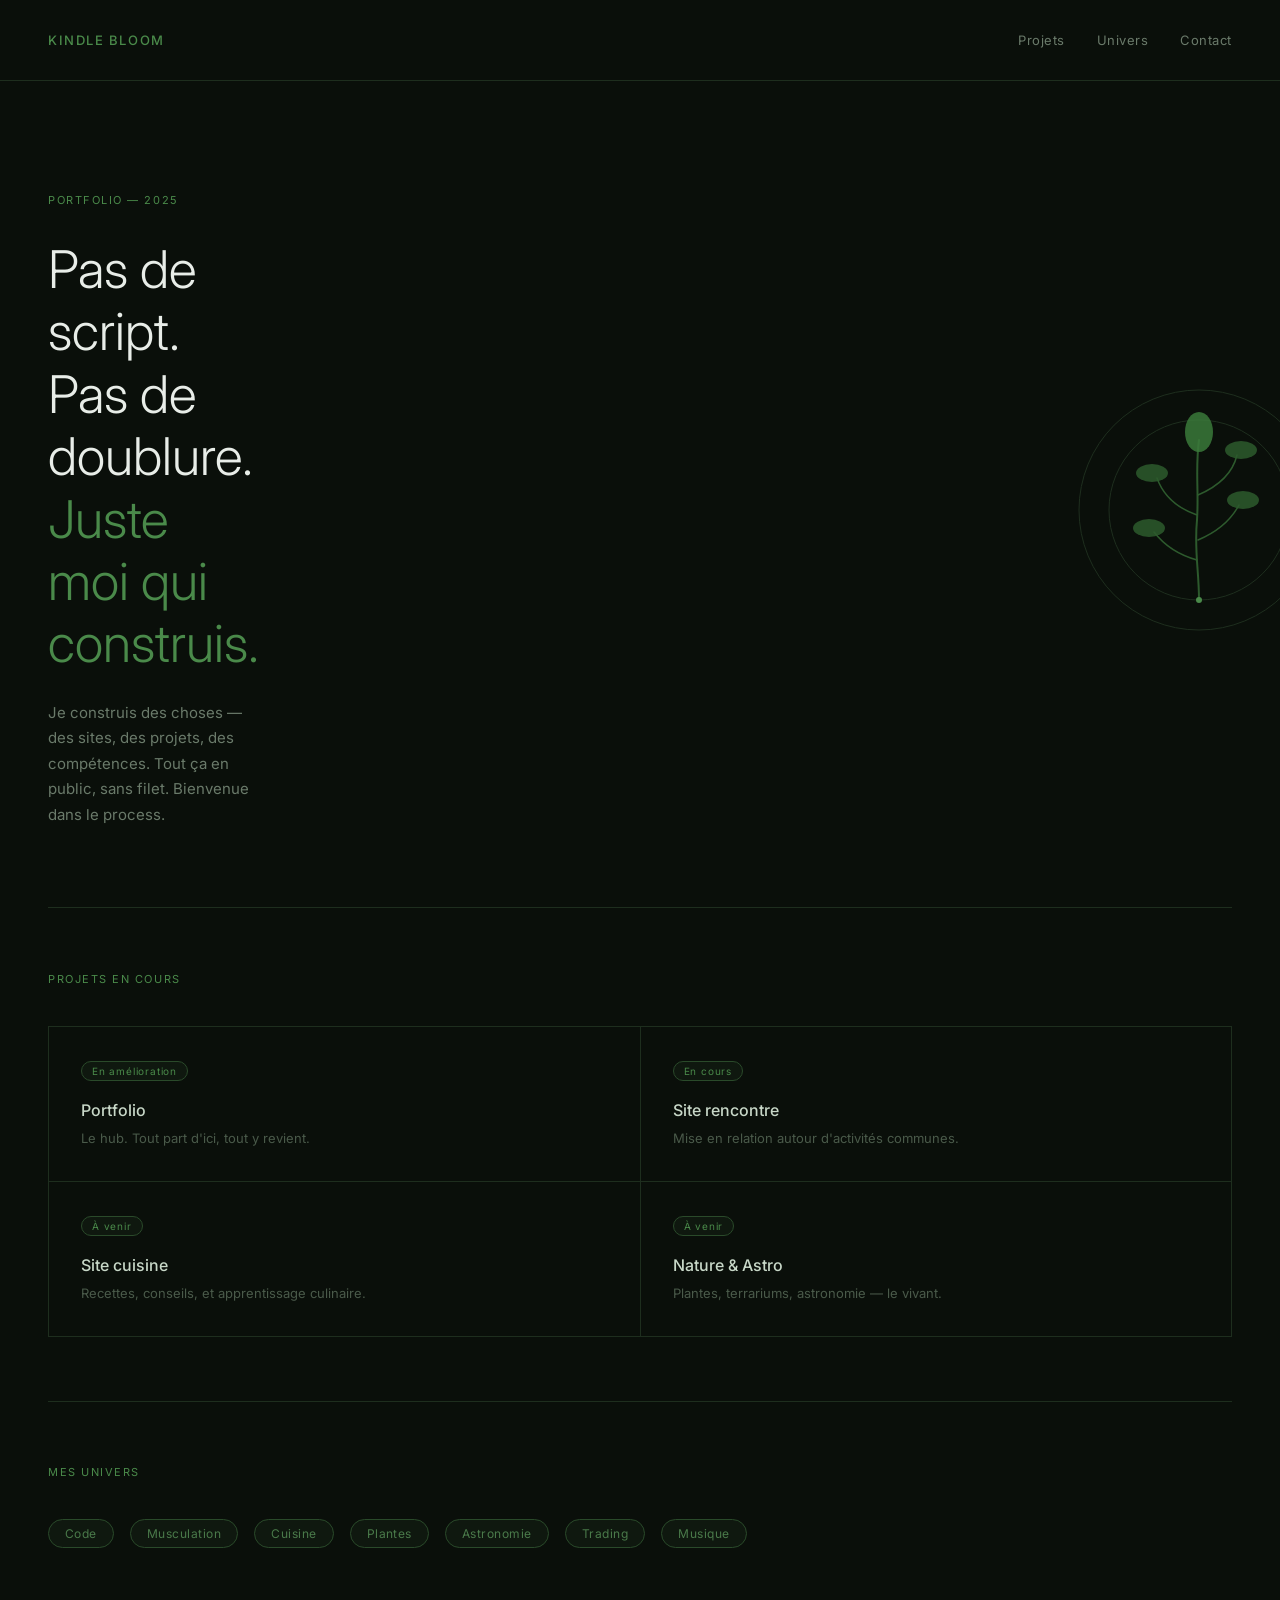
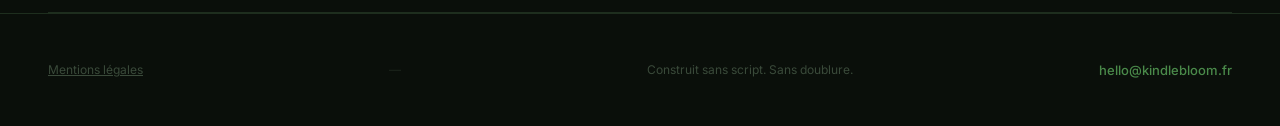
<file: index.html>
<!DOCTYPE html>
<html lang="fr">
<head>
  <meta charset="UTF-8" />
  <meta name="viewport" content="width=device-width, initial-scale=1.0" />
  <title>Kindle Bloom - Portfolio</title>
  <link rel="preconnect" href="https://fonts.googleapis.com" />
  <link href="https://fonts.googleapis.com/css2?family=Inter:wght@300;400;500&display=swap" rel="stylesheet" />
  <link rel="stylesheet" href="style.css" />
</head>
<body>

  <nav class="nav">
    <span class="nav-logo">Kindle Bloom</span>
    <div class="nav-links">
      <a href="#projets">Projets</a>
      <a href="#univers">Univers</a>
      <a href="contact.html">Contact</a>
    </div>
  </nav>

  <section class="hero">
    <div class="hero-left">
      <div class="hero-tag">Portfolio — 2025</div>
      <h1 class="hero-title">
        Pas de script.<br>
        Pas de doublure.<br>
        <em>Juste moi qui construis.</em>
      </h1>
      <p class="hero-sub">Je construis des choses — des sites, des projets, des compétences. Tout ça en public, sans filet. Bienvenue dans le process.</p>
    </div>

    <div class="hero-right">
      <svg class="plant breathe" viewBox="0 0 280 280" xmlns="http://www.w3.org/2000/svg">
        <circle class="circle-root" cx="140" cy="140" r="120"/>
        <circle class="circle-root" cx="140" cy="140" r="90"/>
        <path class="stem" d="M140 230 C140 200 135 180 138 150 C140 120 136 100 140 70"/>
        <path class="branch b1" d="M138 190 C120 185 105 175 95 162"/>
        <path class="branch b2" d="M139 170 C158 162 172 150 180 135"/>
        <path class="branch b3" d="M138 145 C118 138 104 125 98 108"/>
        <path class="branch b4" d="M139 125 C160 116 174 102 178 85"/>
        <ellipse class="leaf l1" cx="90" cy="158" rx="16" ry="9" transform="rotate(-35 90 158)"/>
        <ellipse class="leaf l2" cx="184" cy="130" rx="16" ry="9" transform="rotate(25 184 130)"/>
        <ellipse class="leaf l3" cx="93" cy="103" rx="16" ry="9" transform="rotate(-40 93 103)"/>
        <ellipse class="leaf l4" cx="182" cy="80" rx="16" ry="9" transform="rotate(20 182 80)"/>
        <ellipse class="leaf l5" cx="140" cy="62" rx="14" ry="20" transform="rotate(0 140 62)"/>
        <circle class="dot" cx="140" cy="230" r="3"/>
      </svg>
    </div>
  </section>

  <div class="divider"></div>

  <section class="section" id="projets">
    <div class="section-label">Projets en cours</div>
    <div class="projects">
      <div class="project-card">
        <span class="project-status">En amélioration</span>
        <div class="project-name">Portfolio</div>
        <div class="project-desc">Le hub. Tout part d'ici, tout y revient.</div>
      </div>
      <div class="project-card">
        <span class="project-status">En cours</span>
        <div class="project-name">Site rencontre</div>
        <div class="project-desc">Mise en relation autour d'activités communes.</div>
      </div>
      <div class="project-card">
        <span class="project-status">À venir</span>
        <div class="project-name">Site cuisine</div>
        <div class="project-desc">Recettes, conseils, et apprentissage culinaire.</div>
      </div>
      <div class="project-card">
        <span class="project-status">À venir</span>
        <div class="project-name">Nature & Astro</div>
        <div class="project-desc">Plantes, terrariums, astronomie — le vivant.</div>
      </div>
    </div>
  </section>

  <div class="divider"></div>

  <section class="section" id="univers">
    <div class="section-label">Mes univers</div>
    <div class="univers">
      <span class="tag">Code</span>
      <span class="tag">Musculation</span>
      <span class="tag">Cuisine</span>
      <span class="tag">Plantes</span>
      <span class="tag">Astronomie</span>
      <span class="tag">Trading</span>
      <span class="tag">Musique</span>
    </div>
  </section>

  <div class="divider"></div>

  <footer class="footer">
    <a href="mentions-legales.html" class="footer-text">Mentions légales</a>
    <span class="footer-text" style="opacity: 0.4;">—</span>
    <span class="footer-text">Construit sans script. Sans doublure.</span>
    <a href="mailto:hello@kindlebloom.fr" class="footer-contact">hello@kindlebloom.fr</a>
  </footer>

</body>
</html>
</file>
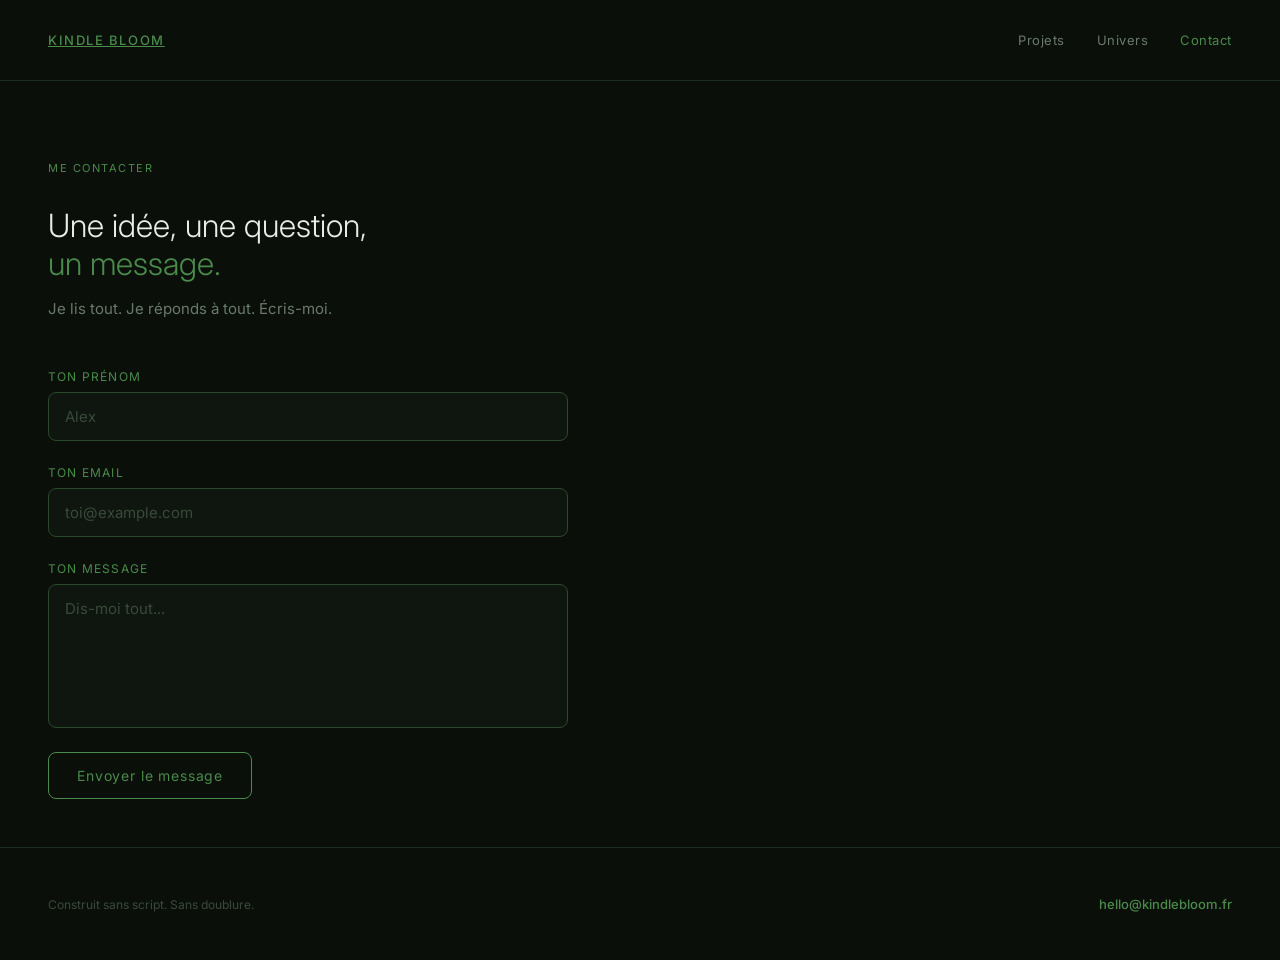
<file: contact.html>
<!DOCTYPE html>
<html lang="fr">
<head>
  <meta charset="UTF-8" />
  <meta name="viewport" content="width=device-width, initial-scale=1.0" />
  <title>Contact — Kindle Bloom</title>
  <link rel="preconnect" href="https://fonts.googleapis.com" />
  <link href="https://fonts.googleapis.com/css2?family=Inter:wght@300;400;500&display=swap" rel="stylesheet" />
  <link rel="stylesheet" href="style.css" />
</head>
<body>

  <nav class="nav">
    <a href="index.html" class="nav-logo">Kindle Bloom</a>
    <div class="nav-links">
      <a href="index.html#projets">Projets</a>
      <a href="index.html#univers">Univers</a>
      <a href="contact.html" style="color: #4a8a4a;">Contact</a>
    </div>
  </nav>

  <section class="hero" style="display: block; padding: 5rem 3rem 3rem;">
    <div class="hero-tag">Me contacter</div>
    <h1 class="hero-title" style="font-size: 32px; margin-bottom: 0.75rem;">
      Une idée, une question,<br>
      <em>un message.</em>
    </h1>
    <p class="hero-sub" style="margin-bottom: 3rem;">Je lis tout. Je réponds à tout. Écris-moi.</p>

    <form
      action="https://formspree.io/f/mjgparvo"
      method="POST"
      class="contact-form"
    >
      <div class="form-group">
        <label for="name">Ton prénom</label>
        <input type="text" id="name" name="name" placeholder="Alex" required />
      </div>

      <div class="form-group">
        <label for="email">Ton email</label>
        <input type="email" id="email" name="email" placeholder="toi@example.com" required />
      </div>

      <div class="form-group">
        <label for="message">Ton message</label>
        <textarea id="message" name="message" rows="6" placeholder="Dis-moi tout..." required></textarea>
      </div>

      <button type="submit" class="submit-btn">Envoyer le message</button>
    </form>
  </section>

  <footer class="footer">
    <span class="footer-text">Construit sans script. Sans doublure.</span>
    <a href="mailto:hello@kindlebloom.fr" class="footer-contact">hello@kindlebloom.fr</a>
  </footer>

</body>
</html>
</file>
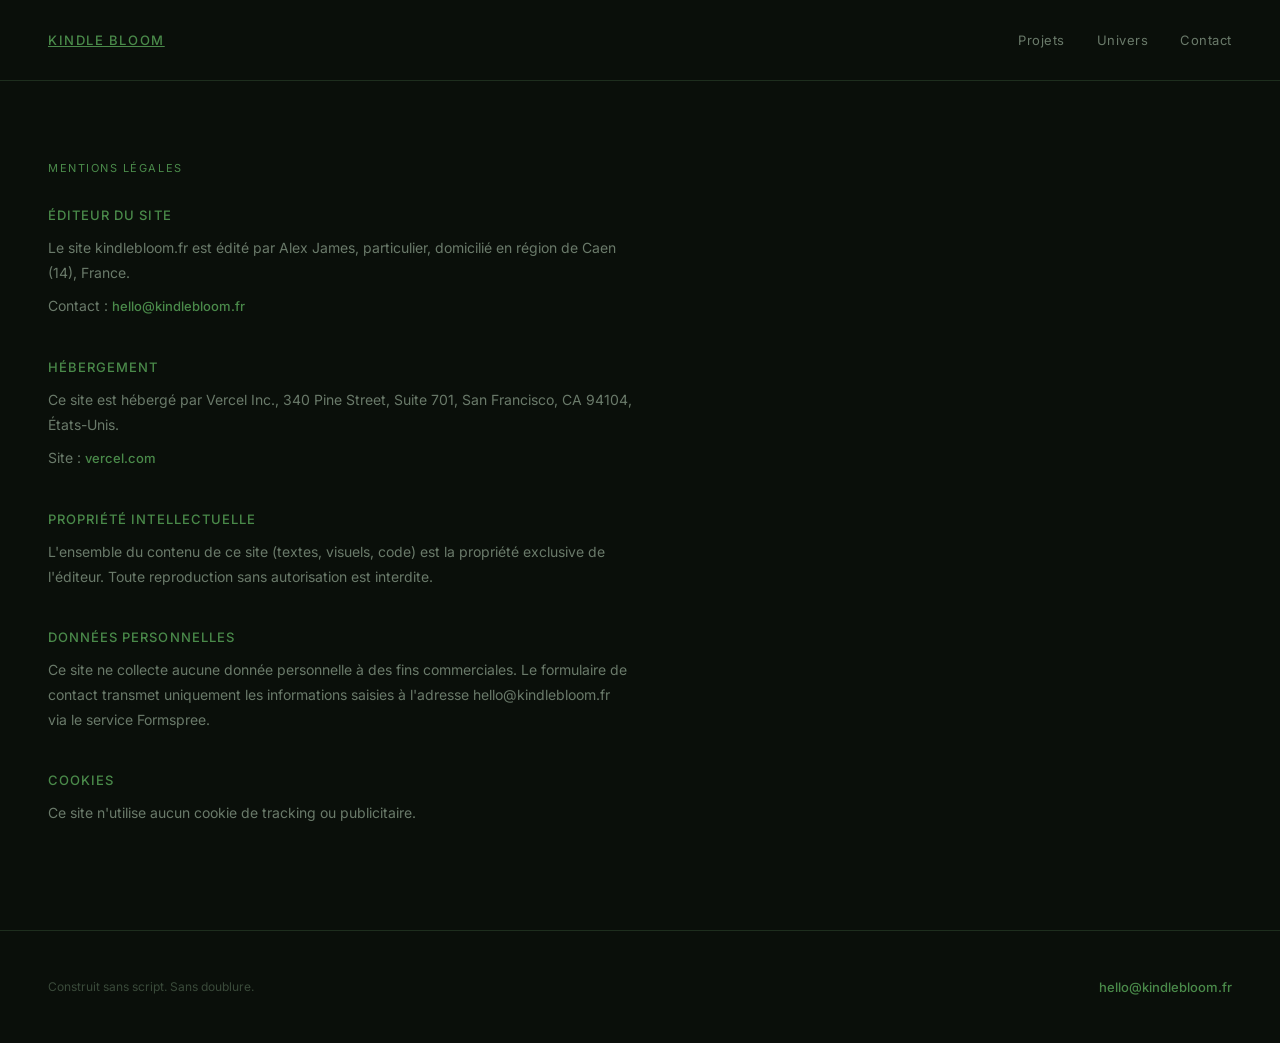
<file: mentions-legales.html>
<!DOCTYPE html>
<html lang="fr">
<head>
  <meta charset="UTF-8" />
  <meta name="viewport" content="width=device-width, initial-scale=1.0" />
  <title>Mentions légales — Kindle Bloom</title>
  <link rel="preconnect" href="https://fonts.googleapis.com" />
  <link href="https://fonts.googleapis.com/css2?family=Inter:wght@300;400;500&display=swap" rel="stylesheet" />
  <link rel="stylesheet" href="style.css" />
</head>
<body>

  <nav class="nav">
    <a href="index.html" class="nav-logo">Kindle Bloom</a>
    <div class="nav-links">
      <a href="index.html#projets">Projets</a>
      <a href="index.html#univers">Univers</a>
      <a href="contact.html">Contact</a>
    </div>
  </nav>

  <section class="section" style="max-width: 680px; padding-top: 5rem;">
    <div class="hero-tag">Mentions légales</div>

    <div class="legal-block">
      <h2 class="legal-title">Éditeur du site</h2>
      <p class="legal-text">Le site kindlebloom.fr est édité par Alex James, particulier, domicilié en région de Caen (14), France.</p>
      <p class="legal-text">Contact : <a href="mailto:hello@kindlebloom.fr" class="footer-contact">hello@kindlebloom.fr</a></p>
    </div>

    <div class="legal-block">
      <h2 class="legal-title">Hébergement</h2>
      <p class="legal-text">Ce site est hébergé par Vercel Inc., 340 Pine Street, Suite 701, San Francisco, CA 94104, États-Unis.</p>
      <p class="legal-text">Site : <a href="https://vercel.com" class="footer-contact">vercel.com</a></p>
    </div>

    <div class="legal-block">
      <h2 class="legal-title">Propriété intellectuelle</h2>
      <p class="legal-text">L'ensemble du contenu de ce site (textes, visuels, code) est la propriété exclusive de l'éditeur. Toute reproduction sans autorisation est interdite.</p>
    </div>

    <div class="legal-block">
      <h2 class="legal-title">Données personnelles</h2>
      <p class="legal-text">Ce site ne collecte aucune donnée personnelle à des fins commerciales. Le formulaire de contact transmet uniquement les informations saisies à l'adresse hello@kindlebloom.fr via le service Formspree.</p>
    </div>

    <div class="legal-block">
      <h2 class="legal-title">Cookies</h2>
      <p class="legal-text">Ce site n'utilise aucun cookie de tracking ou publicitaire.</p>
    </div>

  </section>

  <footer class="footer">
    <span class="footer-text">Construit sans script. Sans doublure.</span>
    <a href="mailto:hello@kindlebloom.fr" class="footer-contact">hello@kindlebloom.fr</a>
  </footer>

</body>
</html>
</file>
<file: style.css>
* {
    box-sizing: border-box;
    margin: 0;
    padding: 0;
  }
  
  body {
    font-family: 'Inter', sans-serif;
    background: #0a0f0a;
    color: #e8ede8;
    min-height: 100vh;
  }
  
  /* NAV */
  .nav {
    display: flex;
    justify-content: space-between;
    align-items: center;
    padding: 2rem 3rem;
    border-bottom: 0.5px solid #1e2e1e;
  }
  
  .nav-logo {
    font-size: 13px;
    color: #4a8a4a;
    letter-spacing: 0.12em;
    text-transform: uppercase;
    font-weight: 500;
  }
  
  .nav-links {
    display: flex;
    gap: 2rem;
  }
  
  .nav-links a {
    font-size: 13px;
    color: #6a7a6a;
    text-decoration: none;
    letter-spacing: 0.04em;
    transition: color 0.2s;
  }
  
  .nav-links a:hover {
    color: #4a8a4a;
  }
  
  /* HERO */
  .hero {
    display: flex;
    align-items: center;
    justify-content: flex-start;
    padding: 7rem 3rem 5rem;
    gap: 50rem;
  }
  
  .hero-left {
    max-width: 720px;
  }
  
  .hero-tag {
    font-size: 11px;
    color: #4a8a4a;
    letter-spacing: 0.14em;
    text-transform: uppercase;
    margin-bottom: 2rem;
  }
  
  .hero-title {
    font-size: 52px;
    font-weight: 300;
    line-height: 1.2;
    color: #e8ede8;
    margin-bottom: 1.5rem;
  }
  
  .hero-title em {
    font-style: normal;
    color: #4a8a4a;
  }
  
  .hero-sub {
    font-size: 15px;
    color: #6a7a6a;
    line-height: 1.7;
    max-width: 480px;
  }
  
  .hero-right {
    flex-shrink: 0;
    width: 280px;
    height: 280px;
    display: flex;
    align-items: center;
    justify-content: center;
  }
  
  /* PLANTE SVG */
  .plant {
    width: 280px;
    height: 280px;
    overflow: visible;
  }
  
  .stem {
    stroke: #2d5a2d;
    stroke-width: 2;
    fill: none;
    stroke-linecap: round;
    stroke-dasharray: 300;
    stroke-dashoffset: 300;
    animation: grow-stem 2s ease-out forwards;
  }
  
  .branch {
    stroke: #2d5a2d;
    stroke-width: 1.5;
    fill: none;
    stroke-linecap: round;
    stroke-dasharray: 80;
    stroke-dashoffset: 80;
  }
  
  .b1 { animation: grow-stem 0.6s ease-out 1.2s forwards; }
  .b2 { animation: grow-stem 0.6s ease-out 1.5s forwards; }
  .b3 { animation: grow-stem 0.6s ease-out 1.8s forwards; }
  .b4 { animation: grow-stem 0.6s ease-out 2.1s forwards; }
  
  .leaf {
    fill: #2d5a2d;
    opacity: 0;
    transform-origin: center;
  }
  
  .l1 { animation: bloom 0.8s ease-out 1.6s forwards; }
  .l2 { animation: bloom 0.8s ease-out 1.9s forwards; }
  .l3 { animation: bloom 0.8s ease-out 2.2s forwards; }
  .l4 { animation: bloom 0.8s ease-out 2.5s forwards; }
  .l5 { animation: bloom 1s ease-out 2.8s forwards; fill: #3a7a3a; }
  
  .circle-root {
    fill: none;
    stroke: #1e2e1e;
    stroke-width: 1;
    opacity: 0;
    animation: fadein 1s ease-out 0.2s forwards;
  }
  
  .dot {
    fill: #4a8a4a;
    opacity: 0;
    animation: fadein 0.5s ease-out 3s forwards;
  }
  
  .breathe {
    animation: breathe 4s ease-in-out 3.5s infinite;
    transform-origin: 140px 140px;
  }
  
  /* CONTACT */
  .contact-form {
    max-width: 520px;
    display: flex;
    flex-direction: column;
    gap: 1.5rem;
  }
  
  .form-group {
    display: flex;
    flex-direction: column;
    gap: 0.5rem;
  }
  
  .form-group label {
    font-size: 12px;
    color: #4a8a4a;
    letter-spacing: 0.1em;
    text-transform: uppercase;
  }
  
  .form-group input,
  .form-group textarea {
    background: #0f160f;
    border: 0.5px solid #2a4a2a;
    border-radius: 8px;
    padding: 14px 16px;
    font-size: 15px;
    color: #e8ede8;
    font-family: 'Inter', sans-serif;
    outline: none;
    transition: border-color 0.2s;
    resize: none;
  }
  
  .form-group input:focus,
  .form-group textarea:focus {
    border-color: #4a8a4a;
  }
  
  .form-group input::placeholder,
  .form-group textarea::placeholder {
    color: #3a4a3a;
  }
  
  .submit-btn {
    display: inline-block;
    padding: 14px 28px;
    background: transparent;
    border: 0.5px solid #4a8a4a;
    border-radius: 8px;
    color: #4a8a4a;
    font-size: 14px;
    font-family: 'Inter', sans-serif;
    letter-spacing: 0.06em;
    cursor: pointer;
    transition: background 0.2s, color 0.2s;
    align-self: flex-start;
  }
  
  .submit-btn:hover {
    background: #4a8a4a;
    color: #0a0f0a;
  }
  
  @keyframes grow-stem {
    to { stroke-dashoffset: 0; }
  }
  
  @keyframes bloom {
    0% { opacity: 0; transform: scale(0); }
    60% { opacity: 1; transform: scale(1.1); }
    100% { opacity: 0.85; transform: scale(1); }
  }
  
  @keyframes fadein {
    to { opacity: 1; }
  }
  
  @keyframes breathe {
    0%, 100% { transform: scale(1); }
    50% { transform: scale(1.03); }
  }
  
  /* DIVIDER */
  .divider {
    height: 0.5px;
    background: #1e2e1e;
    margin: 0 3rem;
  }
  
  /* SECTIONS */
  .section {
    padding: 4rem 3rem;
  }
  
  .section-label {
    font-size: 11px;
    color: #4a8a4a;
    letter-spacing: 0.14em;
    text-transform: uppercase;
    margin-bottom: 2.5rem;
  }
  
  /* PROJETS */
  .projects {
    display: grid;
    grid-template-columns: repeat(2, 1fr);
    gap: 1px;
    background: #1e2e1e;
    border: 0.5px solid #1e2e1e;
  }
  
  .project-card {
    background: #0a0f0a;
    padding: 2rem;
    transition: background 0.2s;
  }
  
  .project-card:hover {
    background: #0f160f;
  }
  
  .project-status {
    display: inline-block;
    font-size: 10px;
    color: #4a8a4a;
    border: 0.5px solid #2a4a2a;
    padding: 3px 10px;
    border-radius: 20px;
    margin-bottom: 1.2rem;
    letter-spacing: 0.08em;
    background: #0f180f;
  }
  
  .project-name {
    font-size: 16px;
    font-weight: 500;
    color: #c8d8c8;
    margin-bottom: 0.5rem;
  }
  
  .project-desc {
    font-size: 13px;
    color: #4a5a4a;
    line-height: 1.6;
  }
  
  /* UNIVERS */
  .univers {
    display: flex;
    gap: 1rem;
    flex-wrap: wrap;
  }
  
  .tag {
    font-size: 12px;
    color: #4a7a4a;
    border: 0.5px solid #2a4a2a;
    padding: 6px 16px;
    border-radius: 20px;
    letter-spacing: 0.04em;
    background: #0f180f;
  }
  
  /* FOOTER */
  .footer {
    padding: 3rem;
    border-top: 0.5px solid #1e2e1e;
    display: flex;
    justify-content: space-between;
    align-items: center;
  }
  
  .footer-text {
    font-size: 12px;
    color: #3a4a3a;
  }
  
  .footer-contact {
    font-size: 13px;
    color: #4a8a4a;
    text-decoration: none;
    font-weight: 500;
  }

  /* MENTIONS LÉGALES */
.legal-block {
  margin-bottom: 2.5rem;
}

.legal-title {
  font-size: 13px;
  font-weight: 500;
  color: #4a8a4a;
  letter-spacing: 0.08em;
  text-transform: uppercase;
  margin-bottom: 0.75rem;
}

.legal-text {
  font-size: 14px;
  color: #6a7a6a;
  line-height: 1.8;
  margin-bottom: 0.5rem;
}
  
  /* RESPONSIVE */
  @media (max-width: 768px) {
    .nav {
      padding: 1.5rem;
    }
  
    .nav-links {
      gap: 1.2rem;
    }
  
    .hero {
      padding: 4rem 1.5rem 3rem;
    }
  
    .hero-title {
      font-size: 28px;
    }
  
    .hero-right {
      display: none;
    }
  
    .section {
      padding: 3rem 1.5rem;
    }
  
    .divider {
      margin: 0 1.5rem;
    }
  
    .projects {
      grid-template-columns: 1fr;
    }
  
    .footer {
      padding: 2rem 1.5rem;
      flex-direction: column;
      gap: 1rem;
      align-items: flex-start;
    }
  }
</file>
